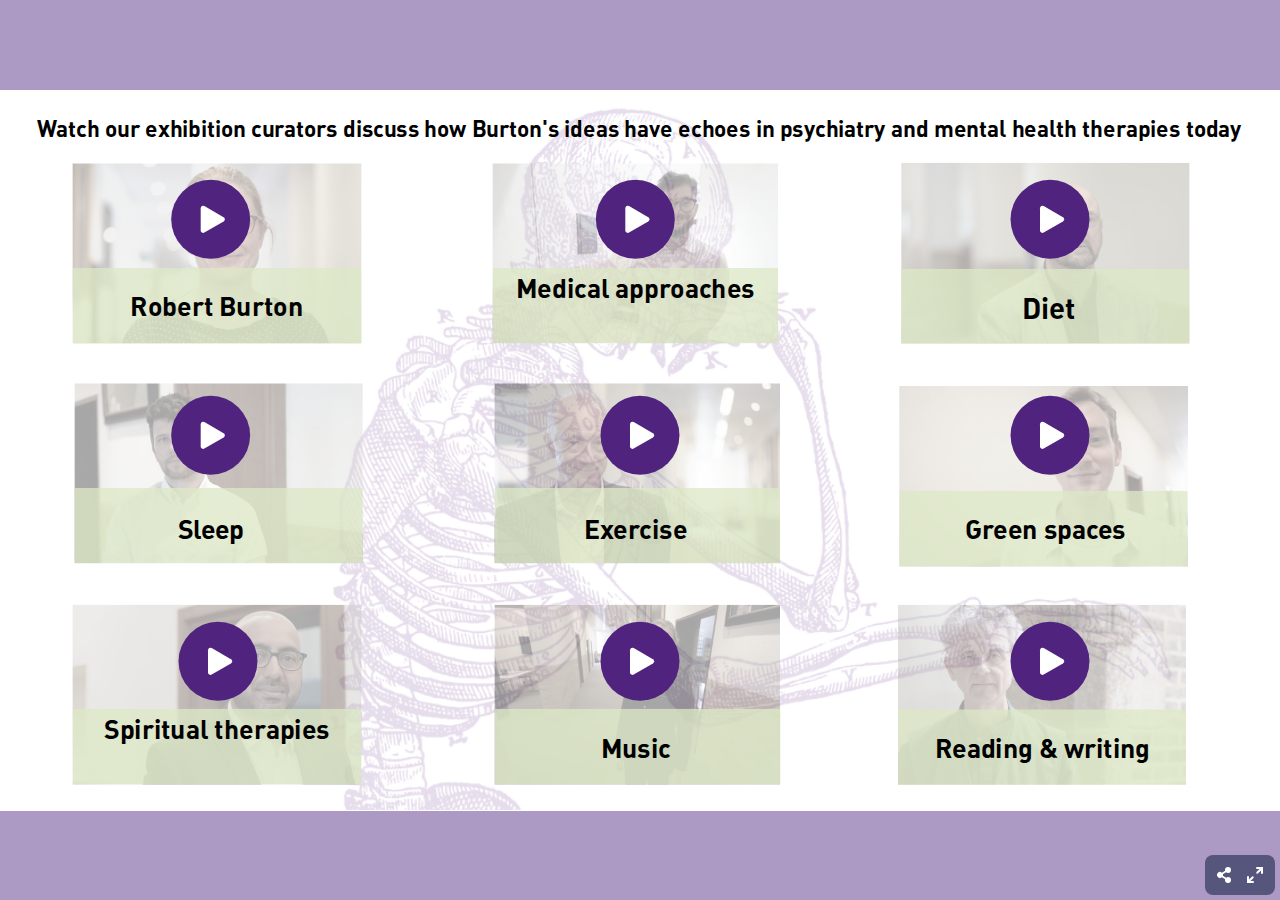
<file: index.html>
<!DOCTYPE html><html lang="en"><head><meta http-equiv="Content-Type" content="text/html; charset=utf-8"><meta name="viewport" content="width=device-width,initial-scale=1,shrink-to-fit=no"><meta name="theme-color" content="#000000"><meta name="robots" content="noindex, nofollow"><link rel="icon" href="favicon.ico" type="image/x-icon"><link rel="shortcut icon" href="favicon.ico" type="image/x-icon"><link href="css/view.0.0.58.css" rel="stylesheet"><title>Copy - Melancholy - one pager</title><link href="css/main.3d4147a5.chunk.css" rel="stylesheet"><link href="static/css/slideThumbnail.f6039df4.chunk.css" rel="stylesheet"><link rel="stylesheet" href="css/css_1.css" media="all"><link rel="stylesheet" href="css/css.css" media="all"><style>@font-face { font-family: "DIN Alternate Bold";src: url('fonts/JFBGX7Y7gZf6viJp4E5XMkBb_customgenially.ttf') format('truetype');}</style></head><body><noscript>You need to enable JavaScript to run this app.</noscript><script>window.dataBase64="[base64]",window.dataParsed=atob(window.dataBase64),window.dataGeniallyOffline=JSON.parse(window.dataParsed)</script><input type="hidden" id="offline-61518564a1086d0de175d42b" value="true"><div class="container-wrapper-genially" style="position: relative; min-height: 400px; width: 100%;"><img src="images/Simple_loader.gif" class="loader-genially" style="position: absolute; top: 0; right: 0; bottom: 0; left: 0; margin-top: auto; margin-right: auto; margin-bottom: auto; margin-left: auto; z-index: 1;	width: 120px;"><div id="61518564a1086d0de175d42b" class="genially-embed" style="margin: 0px auto; position: relative; height: auto; width: 100%;"></div></div><script type="text/javascript" src="static/js/offline-runtime-main.c9129696.js"></script><script type="text/javascript" src="static/js/main.fddd20ab.chunk.js"></script><div style="display: none;"><img src="images/5a2a790a-ce6a-4880-86d0-788890ee28bd.png" style="opacity: 0"> <img src="images/8bff7807-6f5a-4082-90ff-d564f0f000ca.png" style="opacity: 0"> <img src="images/f0e0a19c-c84d-40cf-a8b3-f932693e5907.png" style="opacity: 0"> <img src="images/7f08ed01-c067-48cb-a58e-df460391a65e.png" style="opacity: 0"> <img src="images/f24abb50-5eb0-4b61-a1d8-bd102a9fe62a.png" style="opacity: 0"> <img src="images/593fd0d9-5036-4c9e-9bce-5eab5becdd50.png" style="opacity: 0"> <img src="images/8e20e043-2968-4fb6-bb92-4b969187e415.png" style="opacity: 0"> <img src="images/ef1558d3-dfb9-4e3e-9ddb-45c18df93c83.png" style="opacity: 0"> <img src="images/cd35789b-9898-44f9-b6f0-2944ebbe6d41.png" style="opacity: 0"> <img src="images/ca58e6a8-c774-4ca3-9cdc-eb757fa7e893.png" style="opacity: 0"> <img src="images/352e0676-2033-427c-84df-d729481344fb.png" style="opacity: 0"> <img src="images/526432a7-c6f3-4309-9bf6-79fd4f23ba91.png" style="opacity: 0"></div></body></html>
</file>
<file: css/view.0.0.58.css>
body {
  margin: 0;
  width: 100%;
  display: flex;
  align-items: center; }

html,
body {
  height: 100%;
  max-height: 100%; }

.genially-embed {
  max-height: 100vh;
  height: 100% !important; }

@media only screen and (orientation: landscape) {
  body.is-ios {
    min-height: 101vh; } }

#onetrust-pc-sdk {
  font-family: Source Sans Pro; }
  #onetrust-pc-sdk .ot-pc-footer-logo {
    display: none; }

#onetrust-consent-sdk {
  font-family: Source Sans Pro; }
  #onetrust-consent-sdk #onetrust-policy #onetrust-policy-title {
    font-size: 18px;
    font-style: normal;
    font-weight: 700;
    line-height: 24px;
    letter-spacing: 0.1px;
    text-align: left;
    color: #ffffff;
    padding-bottom: 8px; }
  #onetrust-consent-sdk #onetrust-policy #onetrust-policy-text {
    font-style: normal;
    font-weight: normal;
    font-size: 12px;
    line-height: 16px;
    letter-spacing: 0.2px;
    color: #ffffff;
    padding-bottom: 40px; }
  #onetrust-consent-sdk #onetrust-button-group #onetrust-accept-btn-handler {
    font-style: normal;
    font-weight: bold;
    font-size: 12px;
    line-height: 16px;
    text-align: center;
    letter-spacing: 0.2px;
    color: #ffffff; }
  #onetrust-consent-sdk #onetrust-button-group #onetrust-pc-btn-handler {
    font-style: normal;
    font-weight: normal;
    font-size: 12px;
    line-height: 16px;
    text-align: center;
    letter-spacing: 0.2px;
    text-decoration-line: underline;
    color: #ffffff;
    margin: 0;
    background: rgba(0, 0, 0, 0); }
  #onetrust-consent-sdk #onetrust-banner-sdk {
    background: rgba(0, 15, 51, 0.9);
    border-radius: 8px;
    animation-duration: 0.5s !important; }
    #onetrust-consent-sdk #onetrust-banner-sdk a {
      color: white; }
      #onetrust-consent-sdk #onetrust-banner-sdk a:hover {
        color: #f2f4fc; }
</file>
